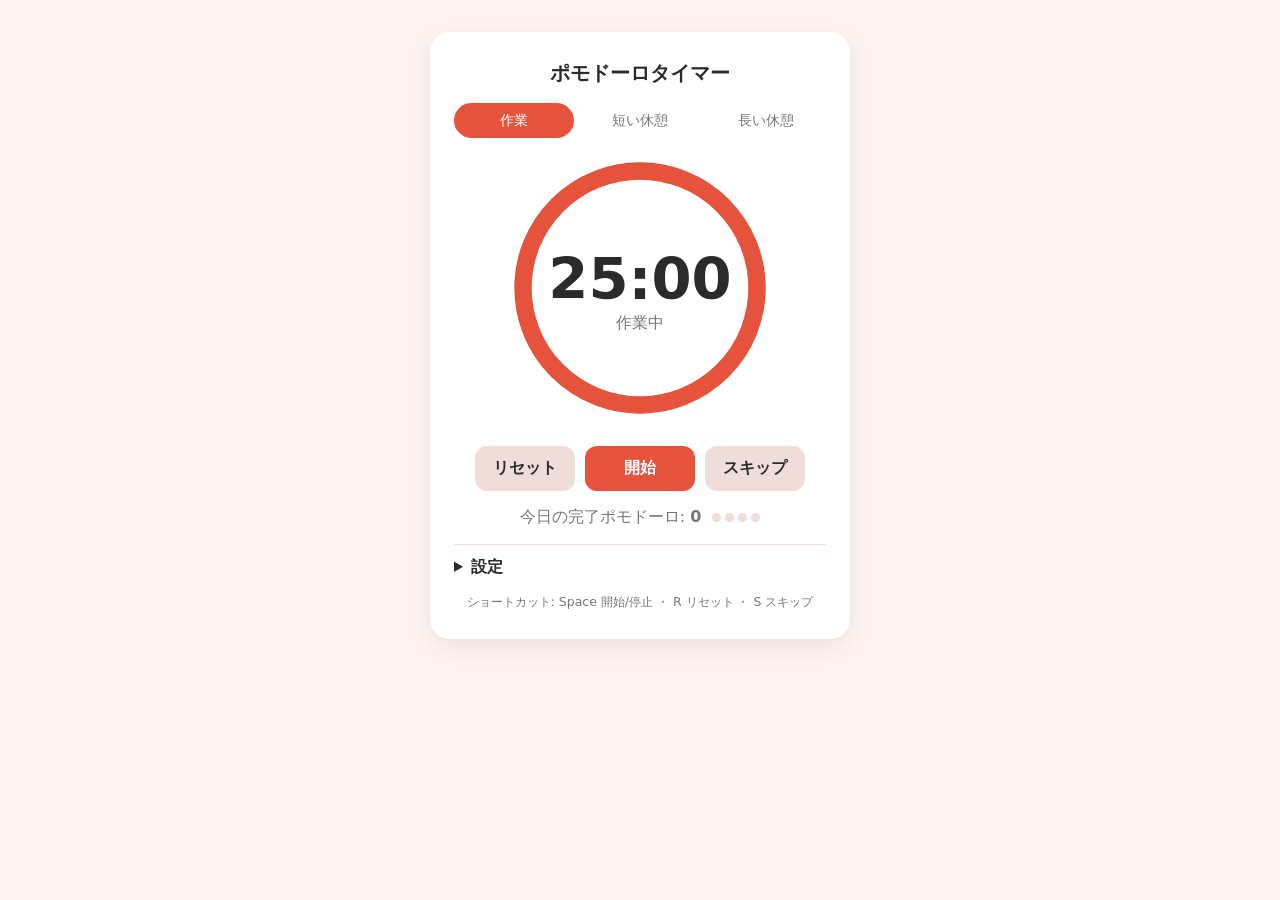
<file: index.html>
<!doctype html>
<html lang="ja">
<head>
  <meta charset="utf-8">
  <meta name="viewport" content="width=device-width, initial-scale=1">
  <title>ポモドーロタイマー</title>
  <link rel="stylesheet" href="style.css">
</head>
<body data-mode="work">
  <main class="app">
    <h1 class="title">ポモドーロタイマー</h1>

    <nav class="modes" role="tablist" aria-label="モード">
      <button class="mode" data-mode="work" role="tab">作業</button>
      <button class="mode" data-mode="short" role="tab">短い休憩</button>
      <button class="mode" data-mode="long" role="tab">長い休憩</button>
    </nav>

    <section class="timer" aria-live="polite">
      <svg class="ring" viewBox="0 0 120 120" aria-hidden="true">
        <circle class="ring-bg" cx="60" cy="60" r="54" />
        <circle class="ring-fg" id="ring" cx="60" cy="60" r="54" />
      </svg>
      <div class="timer-text">
        <div class="time" id="time">25:00</div>
        <div class="label" id="label">作業中</div>
      </div>
    </section>

    <div class="controls">
      <button class="btn secondary" id="reset" title="リセット (R)">リセット</button>
      <button class="btn primary" id="toggle" title="開始/一時停止 (Space)">開始</button>
      <button class="btn secondary" id="skip" title="スキップ (S)">スキップ</button>
    </div>

    <p class="stats">
      今日の完了ポモドーロ: <strong id="count">0</strong>
      <span class="dots" id="dots"></span>
    </p>

    <details class="settings">
      <summary>設定</summary>
      <form id="settings-form">
        <label>作業時間（分）<input type="number" name="work" min="1" max="120" required></label>
        <label>短い休憩（分）<input type="number" name="short" min="1" max="60" required></label>
        <label>長い休憩（分）<input type="number" name="long" min="1" max="60" required></label>
        <label>長い休憩までの回数<input type="number" name="interval" min="1" max="12" required></label>
        <label class="check"><input type="checkbox" name="autoStart"> 次のセッションを自動で開始</label>
        <label class="check"><input type="checkbox" name="sound"> 終了時に音を鳴らす</label>
        <label class="check"><input type="checkbox" name="notify"> デスクトップ通知</label>
        <button type="submit" class="btn primary small">保存</button>
      </form>
    </details>

    <p class="hint">ショートカット: Space 開始/停止 ・ R リセット ・ S スキップ</p>
  </main>
  <script src="app.js"></script>
</body>
</html>
</file>
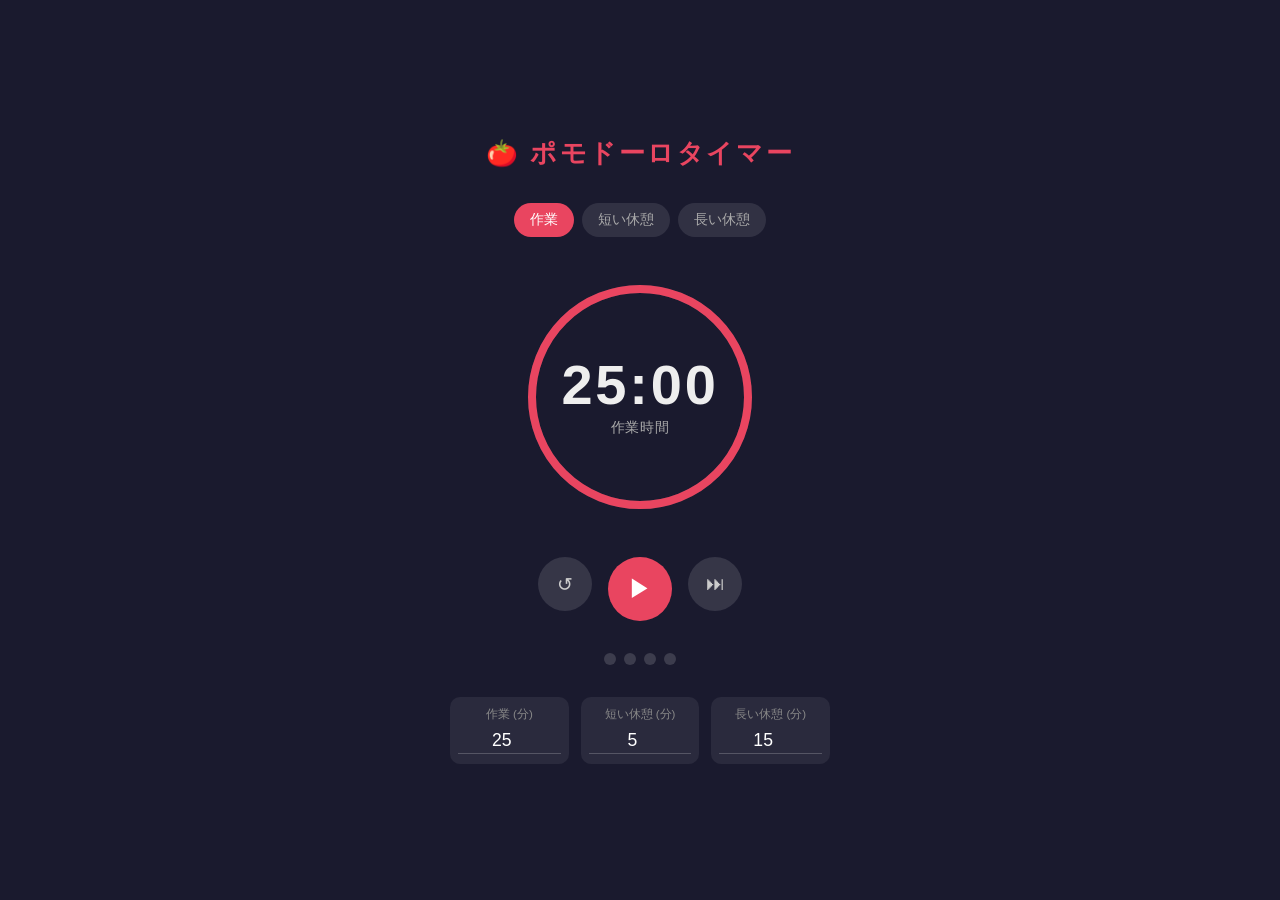
<file: pomodoro.html>
<!DOCTYPE html>
<html lang="ja">
<head>
  <meta charset="UTF-8">
  <meta name="viewport" content="width=device-width, initial-scale=1.0">
  <title>ポモドーロタイマー</title>
  <style>
    * { margin: 0; padding: 0; box-sizing: border-box; }

    body {
      font-family: 'Segoe UI', sans-serif;
      min-height: 100vh;
      display: flex;
      align-items: center;
      justify-content: center;
      background: #1a1a2e;
      color: #eee;
      transition: background 0.5s;
    }

    body.break { background: #0f3460; }
    body.long-break { background: #16213e; }

    .container {
      text-align: center;
      width: 380px;
    }

    h1 {
      font-size: 1.6rem;
      letter-spacing: 0.1em;
      margin-bottom: 2rem;
      color: #e94560;
    }

    .mode-tabs {
      display: flex;
      gap: 8px;
      justify-content: center;
      margin-bottom: 2.5rem;
    }

    .mode-tab {
      padding: 8px 16px;
      border: none;
      border-radius: 20px;
      background: rgba(255,255,255,0.1);
      color: #aaa;
      cursor: pointer;
      font-size: 0.85rem;
      transition: all 0.2s;
    }

    .mode-tab.active {
      background: #e94560;
      color: #fff;
    }

    .timer-ring {
      position: relative;
      width: 240px;
      height: 240px;
      margin: 0 auto 2.5rem;
    }

    .timer-ring svg {
      transform: rotate(-90deg);
    }

    .ring-bg {
      fill: none;
      stroke: rgba(255,255,255,0.1);
      stroke-width: 8;
    }

    .ring-progress {
      fill: none;
      stroke: #e94560;
      stroke-width: 8;
      stroke-linecap: round;
      transition: stroke-dashoffset 1s linear, stroke 0.5s;
    }

    .timer-display {
      position: absolute;
      top: 50%;
      left: 50%;
      transform: translate(-50%, -50%);
    }

    .time {
      font-size: 3.5rem;
      font-weight: 700;
      letter-spacing: 0.05em;
      line-height: 1;
    }

    .phase-label {
      font-size: 0.85rem;
      color: #aaa;
      margin-top: 6px;
      letter-spacing: 0.05em;
    }

    .controls {
      display: flex;
      gap: 16px;
      justify-content: center;
      margin-bottom: 2rem;
    }

    button.ctrl {
      width: 54px;
      height: 54px;
      border-radius: 50%;
      border: none;
      cursor: pointer;
      font-size: 1.2rem;
      transition: transform 0.1s, opacity 0.2s;
      display: flex;
      align-items: center;
      justify-content: center;
    }

    button.ctrl:hover { transform: scale(1.08); }
    button.ctrl:active { transform: scale(0.95); }

    #btn-start {
      background: #e94560;
      color: #fff;
      width: 64px;
      height: 64px;
      font-size: 1.5rem;
    }

    #btn-reset, #btn-skip {
      background: rgba(255,255,255,0.12);
      color: #ccc;
    }

    .sessions {
      display: flex;
      gap: 8px;
      justify-content: center;
      margin-bottom: 2rem;
    }

    .session-dot {
      width: 12px;
      height: 12px;
      border-radius: 50%;
      background: rgba(255,255,255,0.15);
      transition: background 0.3s;
    }

    .session-dot.done { background: #e94560; }

    .settings {
      display: grid;
      grid-template-columns: 1fr 1fr 1fr;
      gap: 12px;
    }

    .setting-item {
      background: rgba(255,255,255,0.07);
      border-radius: 10px;
      padding: 10px 8px;
    }

    .setting-item label {
      font-size: 0.72rem;
      color: #888;
      display: block;
      margin-bottom: 6px;
    }

    .setting-item input {
      width: 100%;
      background: transparent;
      border: none;
      border-bottom: 1px solid rgba(255,255,255,0.2);
      color: #fff;
      font-size: 1.1rem;
      text-align: center;
      outline: none;
      padding: 2px 0;
    }
  </style>
</head>
<body>
  <div class="container">
    <h1>🍅 ポモドーロタイマー</h1>

    <div class="mode-tabs">
      <button class="mode-tab active" data-mode="work">作業</button>
      <button class="mode-tab" data-mode="short">短い休憩</button>
      <button class="mode-tab" data-mode="long">長い休憩</button>
    </div>

    <div class="timer-ring">
      <svg width="240" height="240" viewBox="0 0 240 240">
        <circle class="ring-bg" cx="120" cy="120" r="108"/>
        <circle class="ring-progress" id="ring" cx="120" cy="120" r="108"
          stroke-dasharray="678.6" stroke-dashoffset="0"/>
      </svg>
      <div class="timer-display">
        <div class="time" id="time-display">25:00</div>
        <div class="phase-label" id="phase-label">作業時間</div>
      </div>
    </div>

    <div class="controls">
      <button class="ctrl" id="btn-reset" title="リセット">↺</button>
      <button class="ctrl" id="btn-start" title="スタート">▶</button>
      <button class="ctrl" id="btn-skip" title="スキップ">⏭</button>
    </div>

    <div class="sessions" id="sessions"></div>

    <div class="settings">
      <div class="setting-item">
        <label>作業 (分)</label>
        <input type="number" id="set-work" value="25" min="1" max="60">
      </div>
      <div class="setting-item">
        <label>短い休憩 (分)</label>
        <input type="number" id="set-short" value="5" min="1" max="30">
      </div>
      <div class="setting-item">
        <label>長い休憩 (分)</label>
        <input type="number" id="set-long" value="15" min="1" max="60">
      </div>
    </div>
  </div>

  <script>
    const CIRCUMFERENCE = 2 * Math.PI * 108;
    const SESSIONS_BEFORE_LONG = 4;

    const state = {
      mode: 'work',
      running: false,
      remaining: 0,
      total: 0,
      completedSessions: 0,
      intervalId: null,
    };

    const durations = () => ({
      work:  parseInt(document.getElementById('set-work').value) * 60,
      short: parseInt(document.getElementById('set-short').value) * 60,
      long:  parseInt(document.getElementById('set-long').value) * 60,
    });

    const labels = { work: '作業時間', short: '短い休憩', long: '長い休憩' };

    function formatTime(sec) {
      const m = String(Math.floor(sec / 60)).padStart(2, '0');
      const s = String(sec % 60).padStart(2, '0');
      return `${m}:${s}`;
    }

    function updateRing() {
      const pct = state.total > 0 ? state.remaining / state.total : 1;
      document.getElementById('ring').style.strokeDashoffset = CIRCUMFERENCE * (1 - pct);
    }

    function updateDisplay() {
      document.getElementById('time-display').textContent = formatTime(state.remaining);
      document.getElementById('phase-label').textContent = labels[state.mode];
      document.title = `${formatTime(state.remaining)} – ポモドーロ`;
      updateRing();
    }

    function updateSessions() {
      const container = document.getElementById('sessions');
      container.innerHTML = '';
      for (let i = 0; i < SESSIONS_BEFORE_LONG; i++) {
        const dot = document.createElement('div');
        dot.className = 'session-dot' + (i < state.completedSessions % SESSIONS_BEFORE_LONG ? ' done' : '');
        container.appendChild(dot);
      }
    }

    function setMode(mode) {
      state.mode = mode;
      state.running = false;
      clearInterval(state.intervalId);
      const d = durations();
      state.remaining = d[mode];
      state.total = d[mode];

      document.querySelectorAll('.mode-tab').forEach(t => {
        t.classList.toggle('active', t.dataset.mode === mode);
      });

      const ring = document.getElementById('ring');
      ring.style.stroke = mode === 'work' ? '#e94560' : '#4ecdc4';

      document.body.className = mode === 'work' ? '' : mode === 'short' ? 'break' : 'long-break';
      document.getElementById('btn-start').textContent = '▶';
      updateDisplay();
    }

    function tick() {
      if (state.remaining <= 0) {
        clearInterval(state.intervalId);
        state.running = false;
        document.getElementById('btn-start').textContent = '▶';
        notify();
        advance();
        return;
      }
      state.remaining--;
      updateDisplay();
    }

    function advance() {
      if (state.mode === 'work') {
        state.completedSessions++;
        updateSessions();
        const nextMode = state.completedSessions % SESSIONS_BEFORE_LONG === 0 ? 'long' : 'short';
        setMode(nextMode);
      } else {
        setMode('work');
      }
    }

    function notify() {
      const ctx = new (window.AudioContext || window.webkitAudioContext)();
      [0, 150, 300].forEach(delay => {
        const osc = ctx.createOscillator();
        const gain = ctx.createGain();
        osc.connect(gain);
        gain.connect(ctx.destination);
        osc.frequency.value = 880;
        gain.gain.setValueAtTime(0.3, ctx.currentTime + delay / 1000);
        gain.gain.exponentialRampToValueAtTime(0.001, ctx.currentTime + delay / 1000 + 0.3);
        osc.start(ctx.currentTime + delay / 1000);
        osc.stop(ctx.currentTime + delay / 1000 + 0.3);
      });

      if (Notification.permission === 'granted') {
        const msg = state.mode === 'work' ? '休憩しましょう！' : '作業を始めましょう！';
        new Notification('ポモドーロタイマー', { body: msg });
      }
    }

    document.getElementById('btn-start').addEventListener('click', () => {
      if (state.running) {
        clearInterval(state.intervalId);
        state.running = false;
        document.getElementById('btn-start').textContent = '▶';
      } else {
        if (state.remaining === 0) {
          const d = durations();
          state.remaining = d[state.mode];
          state.total = d[state.mode];
        }
        state.running = true;
        document.getElementById('btn-start').textContent = '⏸';
        state.intervalId = setInterval(tick, 1000);
      }
    });

    document.getElementById('btn-reset').addEventListener('click', () => {
      clearInterval(state.intervalId);
      state.running = false;
      document.getElementById('btn-start').textContent = '▶';
      const d = durations();
      state.remaining = d[state.mode];
      state.total = d[state.mode];
      updateDisplay();
    });

    document.getElementById('btn-skip').addEventListener('click', () => {
      clearInterval(state.intervalId);
      state.running = false;
      advance();
    });

    document.querySelectorAll('.mode-tab').forEach(tab => {
      tab.addEventListener('click', () => setMode(tab.dataset.mode));
    });

    ['set-work', 'set-short', 'set-long'].forEach(id => {
      document.getElementById(id).addEventListener('change', () => {
        if (!state.running) setMode(state.mode);
      });
    });

    if (Notification.permission === 'default') Notification.requestPermission();

    setMode('work');
    updateSessions();
  </script>
</body>
</html>
</file>
<file: style.css>
:root {
  --bg: #fdf3f1;
  --card: #ffffff;
  --text: #2b2b2b;
  --muted: #777;
  --accent: #e5533d;
  --ring-bg: #f0dcd8;
}
body[data-mode="short"] { --bg: #eef7f3; --accent: #2e9e6e; --ring-bg: #d3ebe0; }
body[data-mode="long"]  { --bg: #eef3fb; --accent: #3b6fd1; --ring-bg: #d5e1f5; }

@media (prefers-color-scheme: dark) {
  :root { --bg: #1d1716; --card: #2a2321; --text: #eee; --muted: #aaa; --ring-bg: #3d2f2c; }
  body[data-mode="short"] { --bg: #151d1a; --ring-bg: #263a31; }
  body[data-mode="long"]  { --bg: #151a23; --ring-bg: #27324a; }
}

* { box-sizing: border-box; }

body {
  margin: 0;
  min-height: 100vh;
  display: flex;
  justify-content: center;
  align-items: flex-start;
  padding: 32px 16px;
  background: var(--bg);
  color: var(--text);
  font-family: system-ui, -apple-system, "Hiragino Sans", "Noto Sans JP", sans-serif;
  transition: background .4s;
}

.app {
  width: 100%;
  max-width: 420px;
  background: var(--card);
  border-radius: 20px;
  padding: 28px 24px;
  box-shadow: 0 8px 30px rgba(0,0,0,.08);
  text-align: center;
}

.title { font-size: 1.25rem; margin: 0 0 16px; }

.modes { display: flex; gap: 6px; justify-content: center; margin-bottom: 20px; }
.mode {
  flex: 1;
  border: none;
  background: transparent;
  color: var(--muted);
  padding: 8px 4px;
  border-radius: 999px;
  font: inherit;
  font-size: .9rem;
  cursor: pointer;
}
.mode[aria-selected="true"] { background: var(--accent); color: #fff; }

.timer { position: relative; width: 260px; max-width: 100%; aspect-ratio: 1; margin: 0 auto; }
.ring { width: 100%; height: 100%; transform: rotate(-90deg); }
.ring circle { fill: none; stroke-width: 8; }
.ring-bg { stroke: var(--ring-bg); }
.ring-fg { stroke: var(--accent); stroke-linecap: round; transition: stroke-dashoffset .3s linear; }
.timer-text { position: absolute; inset: 0; display: flex; flex-direction: column; justify-content: center; }
.time { font-size: 3.6rem; font-weight: 700; font-variant-numeric: tabular-nums; }
.label { color: var(--muted); }

.controls { display: flex; gap: 10px; justify-content: center; margin: 24px 0 12px; }
.btn {
  border: none;
  border-radius: 12px;
  padding: 12px 18px;
  font: inherit;
  font-weight: 600;
  cursor: pointer;
}
.btn.primary { background: var(--accent); color: #fff; min-width: 110px; }
.btn.secondary { background: var(--ring-bg); color: var(--text); }
.btn.small { padding: 8px 16px; margin-top: 8px; }
.btn:active { transform: translateY(1px); }

.stats { color: var(--muted); }
.dots { display: inline-flex; gap: 4px; margin-left: 6px; vertical-align: middle; }
.dot { width: 9px; height: 9px; border-radius: 50%; background: var(--ring-bg); }
.dot.on { background: var(--accent); }

.settings { text-align: left; margin-top: 16px; border-top: 1px solid var(--ring-bg); padding-top: 12px; }
.settings summary { cursor: pointer; font-weight: 600; }
.settings form { display: grid; gap: 10px; margin-top: 12px; }
.settings label { display: flex; justify-content: space-between; align-items: center; gap: 12px; font-size: .92rem; }
.settings label.check { justify-content: flex-start; }
.settings input[type="number"] {
  width: 80px; padding: 6px 8px; border-radius: 8px;
  border: 1px solid var(--ring-bg); background: var(--bg); color: var(--text); font: inherit;
}

.hint { font-size: .78rem; color: var(--muted); margin: 16px 0 0; }
</file>
